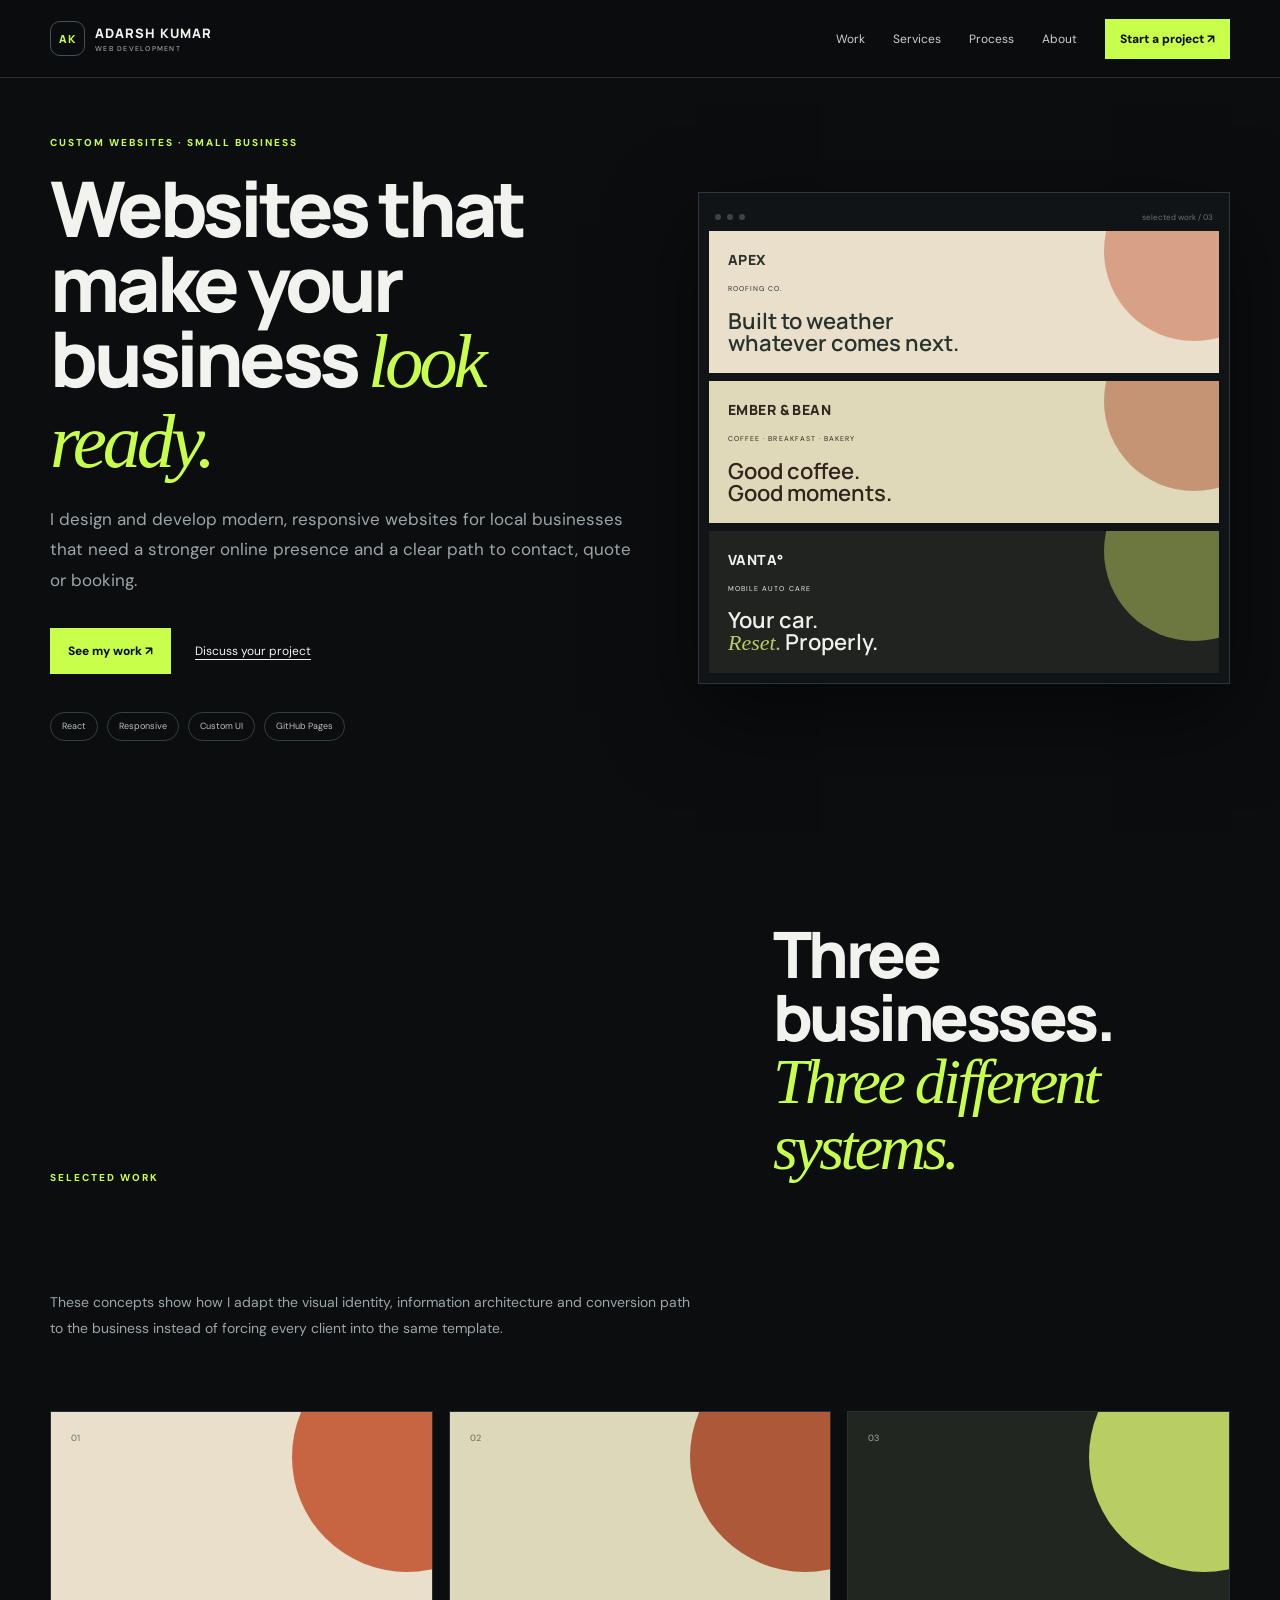
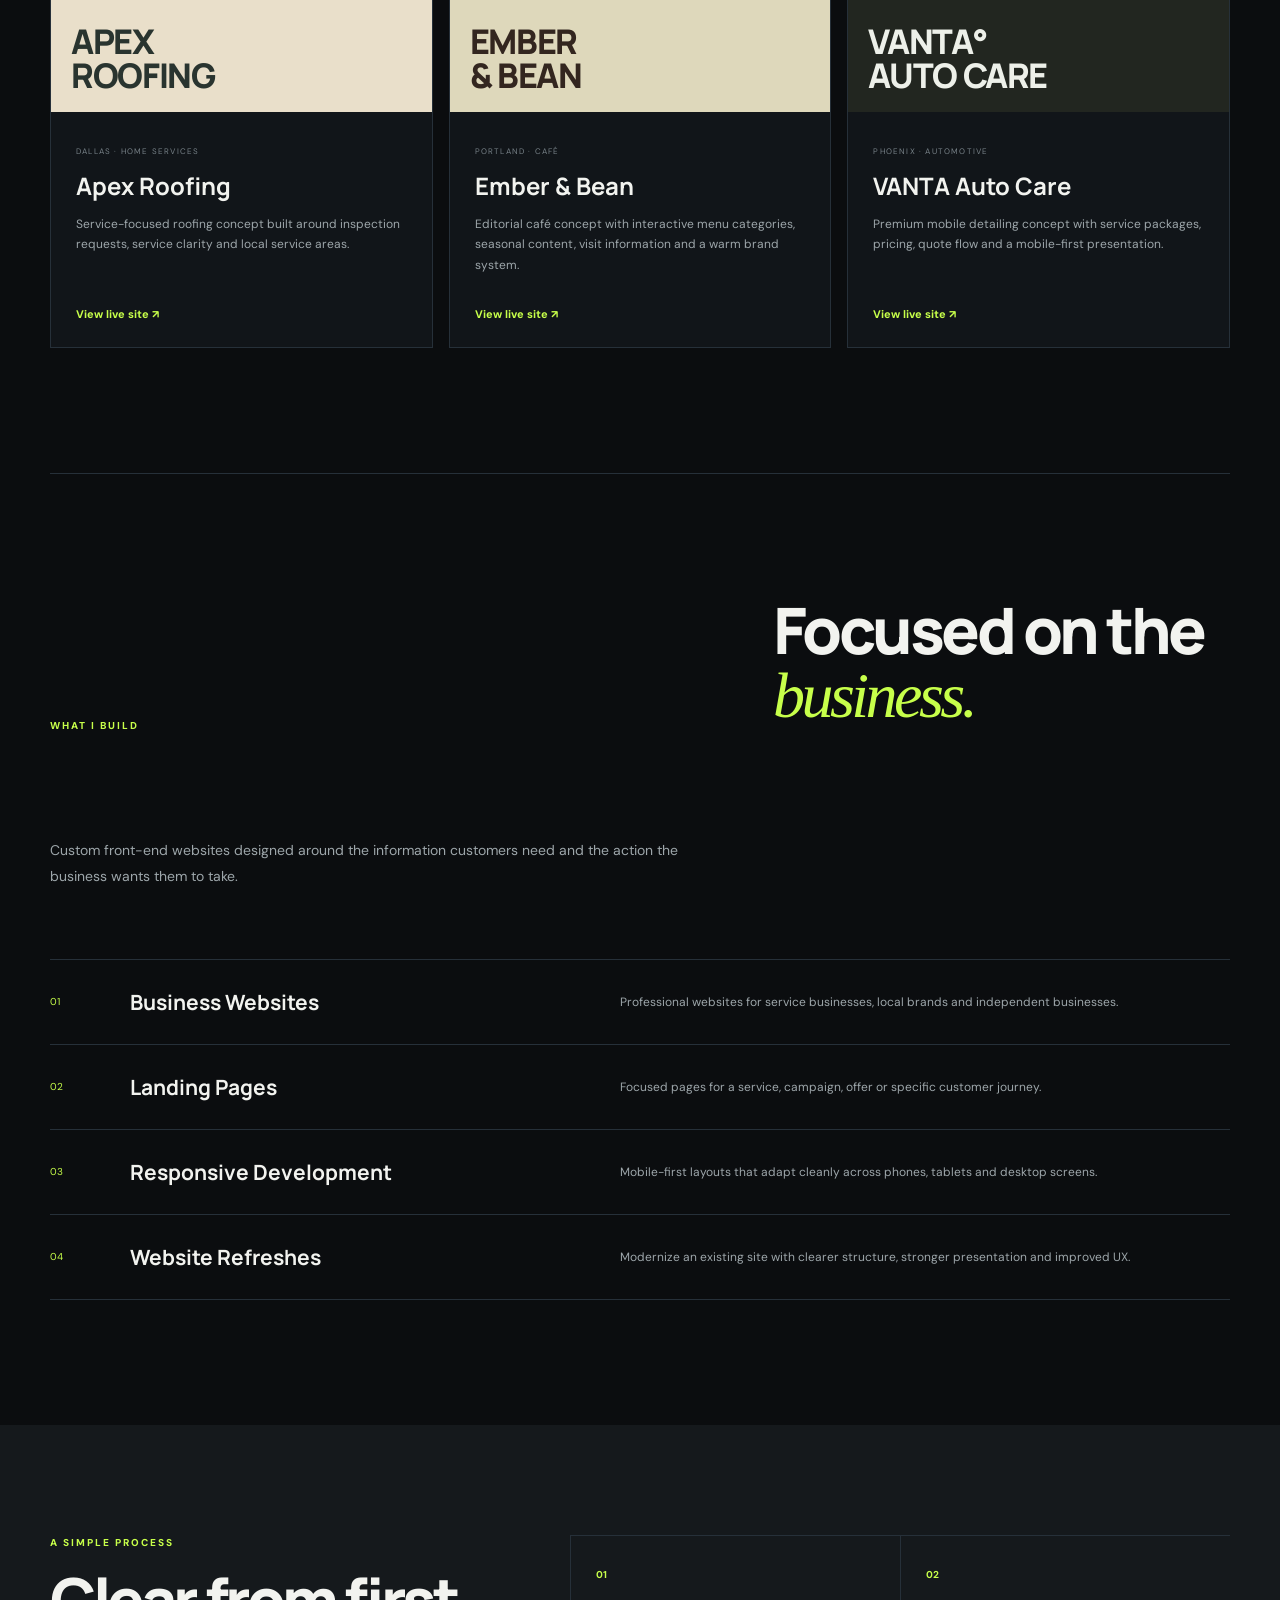
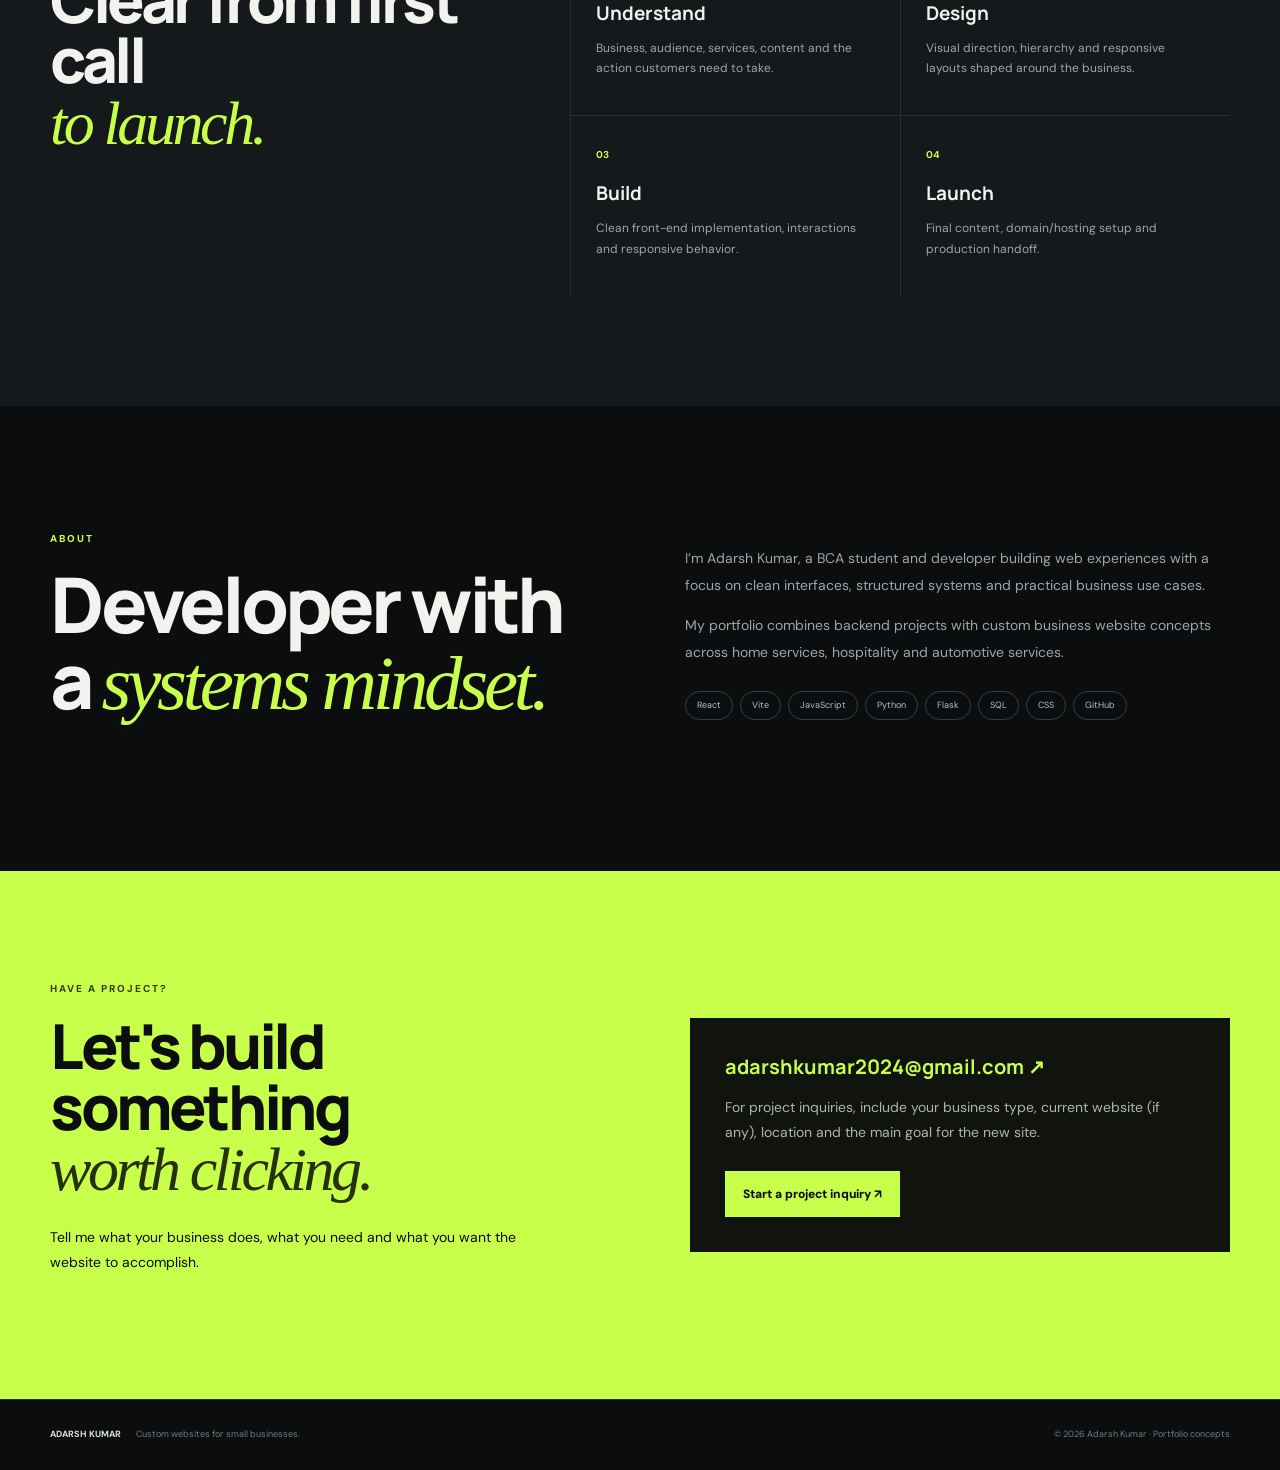
<file: index.html>
<!doctype html>
<html lang="en">
<head>
<meta charset="UTF-8">
<meta name="viewport" content="width=device-width,initial-scale=1.0">
<meta name="description" content="Adarsh Kumar — custom websites for service businesses, local brands and small businesses.">
<title>Adarsh Kumar — Custom Websites for Small Businesses</title>
<link rel="preconnect" href="https://fonts.googleapis.com">
<link rel="preconnect" href="https://fonts.gstatic.com" crossorigin>
<link href="https://fonts.googleapis.com/css2?family=DM+Sans:wght@400;500;600;700&family=Manrope:wght@500;600;700;800&display=swap" rel="stylesheet">
<link rel="stylesheet" href="static/style.css">
</head>
<body>
<header class="site-header">
  <a class="brand" href="#home"><span class="brand-mark">AK</span><span>ADARSH KUMAR<small>WEB DEVELOPMENT</small></span></a>
  <button class="menu-toggle" aria-label="Open menu">☰</button>
  <nav class="nav">
    <a href="#work">Work</a><a href="#services">Services</a><a href="#process">Process</a><a href="#about">About</a>
    <a class="nav-cta" href="#contact">Start a project ↗</a>
  </nav>
</header>

<main id="home">
<section class="hero">
  <div class="hero-copy">
    <p class="eyebrow">CUSTOM WEBSITES · SMALL BUSINESS</p>
    <h1>Websites that make your business <em>look ready.</em></h1>
    <p class="hero-lead">I design and develop modern, responsive websites for local businesses that need a stronger online presence and a clear path to contact, quote or booking.</p>
    <div class="hero-actions"><a class="button primary" href="#work">See my work ↗</a><a class="text-link" href="#contact">Discuss your project</a></div>
    <div class="proof-row"><span>React</span><span>Responsive</span><span>Custom UI</span><span>GitHub Pages</span></div>
  </div>
  <div class="hero-card">
    <div class="window-bar"><i></i><i></i><i></i><span>selected work / 03</span></div>
    <div class="mini-sites">
      <a href="https://adarshkumar-07.github.io/apex-roofing-demo/" target="_blank" rel="noopener" class="mini apex"><b>APEX</b><small>ROOFING CO.</small><strong>Built to weather<br>whatever comes next.</strong></a>
      <a href="https://adarshkumar-07.github.io/ember-bean-demo/" target="_blank" rel="noopener" class="mini ember"><b>EMBER & BEAN</b><small>COFFEE · BREAKFAST · BAKERY</small><strong>Good coffee.<br>Good moments.</strong></a>
      <a href="https://adarshkumar-07.github.io/vanta-auto-care-demo/" target="_blank" rel="noopener" class="mini vanta"><b>VANTA°</b><small>MOBILE AUTO CARE</small><strong>Your car.<br><em>Reset.</em> Properly.</strong></a>
    </div>
  </div>
</section>

<section id="work" class="section work">
  <div class="section-intro"><p class="eyebrow">SELECTED WORK</p><h2>Three businesses.<br><em>Three different systems.</em></h2><p>These concepts show how I adapt the visual identity, information architecture and conversion path to the business instead of forcing every client into the same template.</p></div>
  <div class="work-grid">
    <article class="work-card"><div class="project-art roofing"><span>01</span><b>APEX<br>ROOFING</b></div><div class="work-body"><div><small>DALLAS · HOME SERVICES</small><h3>Apex Roofing</h3><p>Service-focused roofing concept built around inspection requests, service clarity and local service areas.</p></div><a href="https://adarshkumar-07.github.io/apex-roofing-demo/" target="_blank" rel="noopener">View live site ↗</a></div></article>
    <article class="work-card"><div class="project-art cafe"><span>02</span><b>EMBER<br>& BEAN</b></div><div class="work-body"><div><small>PORTLAND · CAFÉ</small><h3>Ember & Bean</h3><p>Editorial café concept with interactive menu categories, seasonal content, visit information and a warm brand system.</p></div><a href="https://adarshkumar-07.github.io/ember-bean-demo/" target="_blank" rel="noopener">View live site ↗</a></div></article>
    <article class="work-card"><div class="project-art auto"><span>03</span><b>VANTA°<br>AUTO CARE</b></div><div class="work-body"><div><small>PHOENIX · AUTOMOTIVE</small><h3>VANTA Auto Care</h3><p>Premium mobile detailing concept with service packages, pricing, quote flow and a mobile-first presentation.</p></div><a href="https://adarshkumar-07.github.io/vanta-auto-care-demo/" target="_blank" rel="noopener">View live site ↗</a></div></article>
  </div>
</section>

<section id="services" class="section services">
  <div class="section-intro"><p class="eyebrow">WHAT I BUILD</p><h2>Focused on the <em>business.</em></h2><p>Custom front-end websites designed around the information customers need and the action the business wants them to take.</p></div>
  <div class="service-list">
    <div><span>01</span><h3>Business Websites</h3><p>Professional websites for service businesses, local brands and independent businesses.</p></div>
    <div><span>02</span><h3>Landing Pages</h3><p>Focused pages for a service, campaign, offer or specific customer journey.</p></div>
    <div><span>03</span><h3>Responsive Development</h3><p>Mobile-first layouts that adapt cleanly across phones, tablets and desktop screens.</p></div>
    <div><span>04</span><h3>Website Refreshes</h3><p>Modernize an existing site with clearer structure, stronger presentation and improved UX.</p></div>
  </div>
</section>

<section id="process" class="process">
  <div><p class="eyebrow">A SIMPLE PROCESS</p><h2>Clear from first call<br><em>to launch.</em></h2></div>
  <div class="steps">
    <div><b>01</b><h3>Understand</h3><p>Business, audience, services, content and the action customers need to take.</p></div>
    <div><b>02</b><h3>Design</h3><p>Visual direction, hierarchy and responsive layouts shaped around the business.</p></div>
    <div><b>03</b><h3>Build</h3><p>Clean front-end implementation, interactions and responsive behavior.</p></div>
    <div><b>04</b><h3>Launch</h3><p>Final content, domain/hosting setup and production handoff.</p></div>
  </div>
</section>

<section id="about" class="section about">
  <div><p class="eyebrow">ABOUT</p><h2>Developer with a <em>systems mindset.</em></h2></div>
  <div><p>I’m Adarsh Kumar, a BCA student and developer building web experiences with a focus on clean interfaces, structured systems and practical business use cases.</p><p>My portfolio combines backend projects with custom business website concepts across home services, hospitality and automotive services.</p><div class="tech"><span>React</span><span>Vite</span><span>JavaScript</span><span>Python</span><span>Flask</span><span>SQL</span><span>CSS</span><span>GitHub</span></div></div>
</section>

<section id="contact" class="contact">
  <div><p class="eyebrow">HAVE A PROJECT?</p><h2>Let's build something<br><em>worth clicking.</em></h2><p>Tell me what your business does, what you need and what you want the website to accomplish.</p></div>
  <div class="contact-card">
    <a href="mailto:adarshkumar2024@gmail.com" class="contact-email">adarshkumar2024@gmail.com ↗</a>
    <p>For project inquiries, include your business type, current website (if any), location and the main goal for the new site.</p>
    <a class="button light" href="mailto:adarshkumar2024@gmail.com?subject=Website%20Project%20Inquiry">Start a project inquiry ↗</a>
  </div>
</section>
</main>
<footer><div><b>ADARSH KUMAR</b><span>Custom websites for small businesses.</span></div><div>© 2026 Adarsh Kumar · Portfolio concepts</div></footer>
<script>
const toggle=document.querySelector('.menu-toggle'),nav=document.querySelector('.nav');
toggle?.addEventListener('click',()=>nav.classList.toggle('open'));
nav?.querySelectorAll('a').forEach(a=>a.addEventListener('click',()=>nav.classList.remove('open')));
</script>
</body>
</html>
</file>
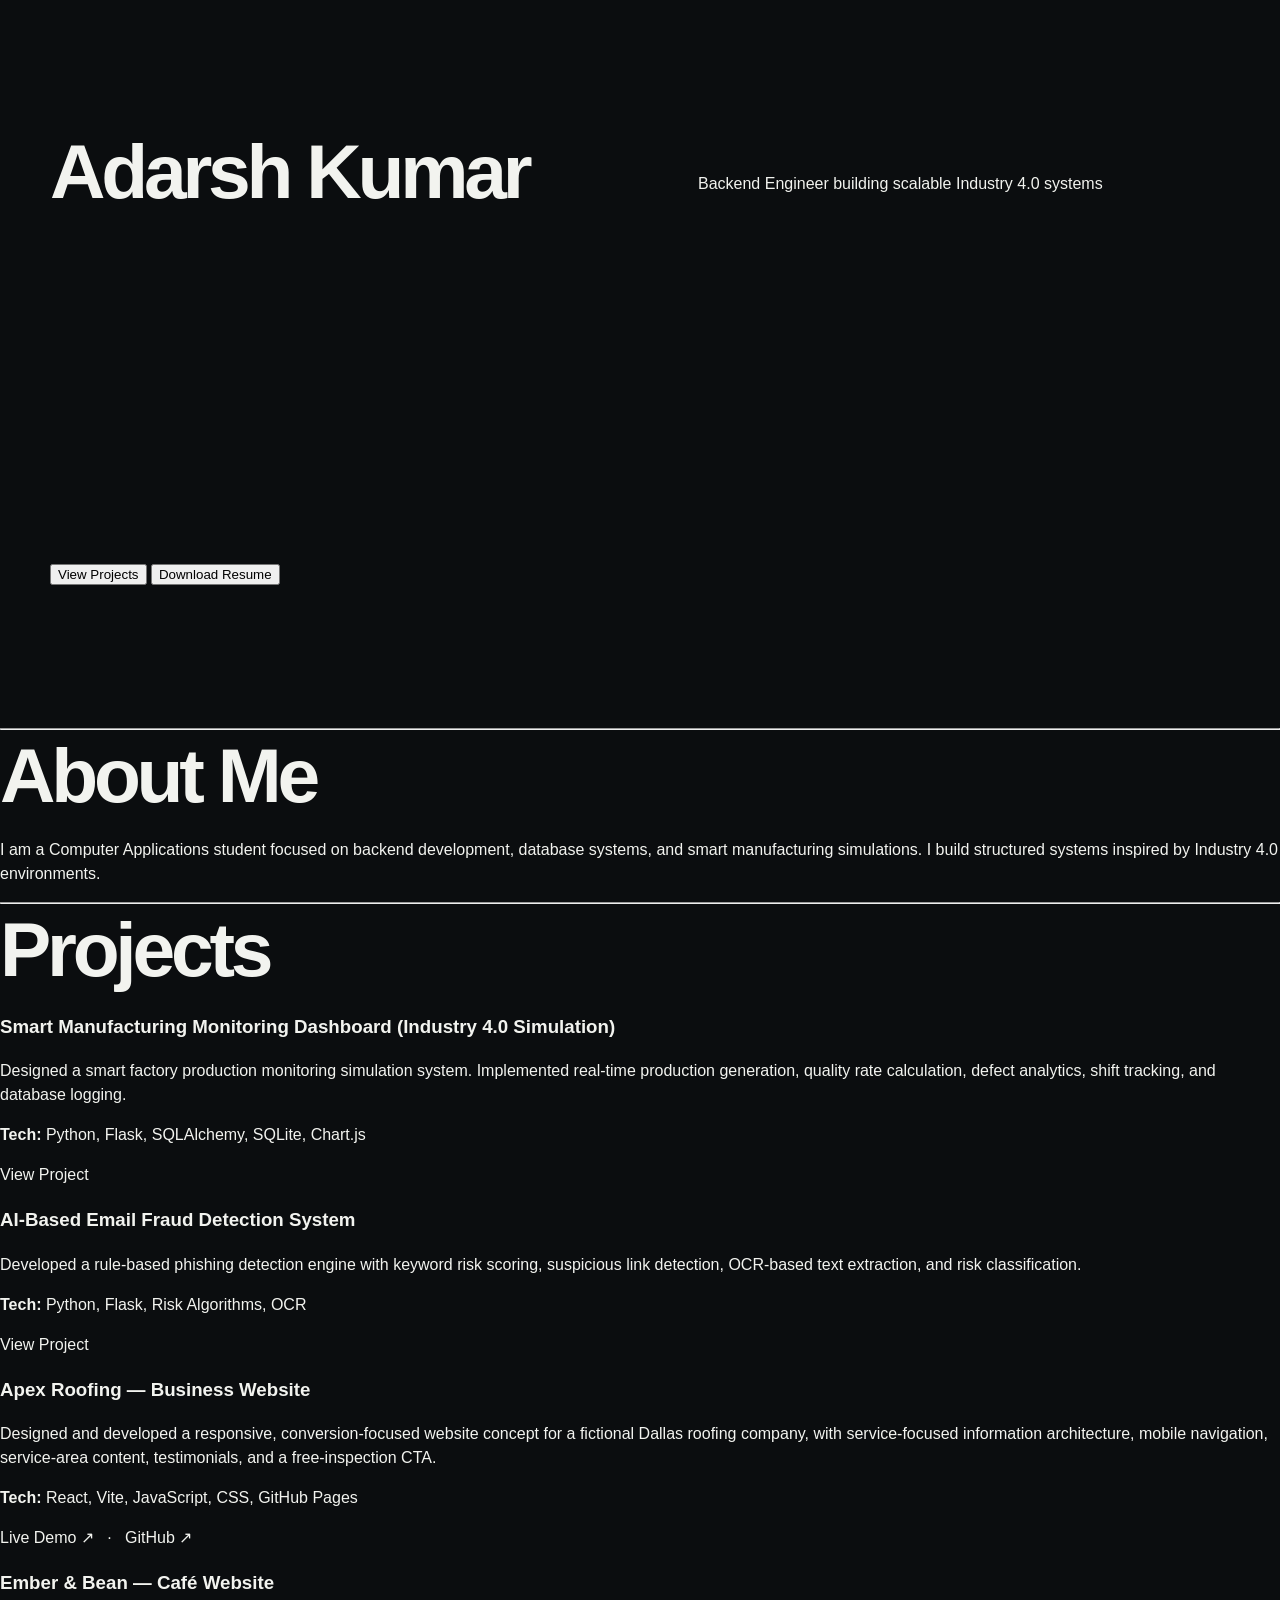
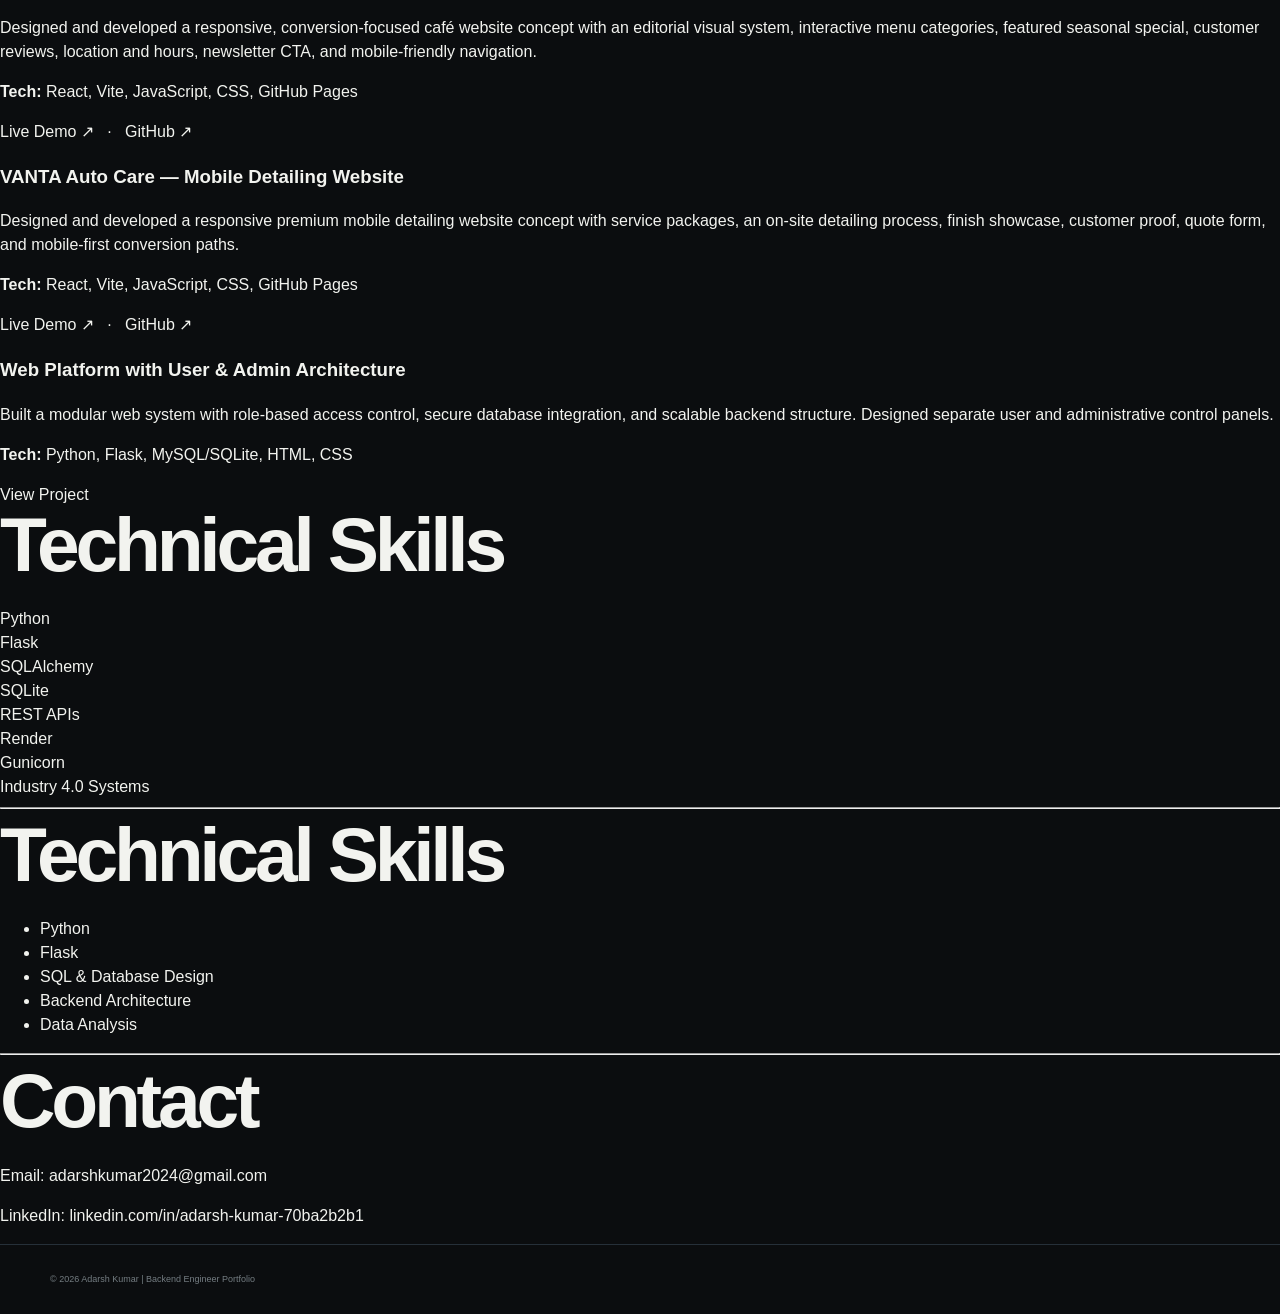
<file: templates/index.html>
<!DOCTYPE html>
<html>
<head>
    <title>Adarsh Kumar | Portfolio</title>
    <link href="https://fonts.googleapis.com/css2?family=Poppins:wght@400;600;700&display=swap" rel="stylesheet">
    <link rel="stylesheet" href="/static/style.css">
</head>
<body>
<div class="container">
<div class="hero">
    <h1 class="gradient-text">Adarsh Kumar</h1>
    <p class="subtitle">Backend Engineer building scalable Industry 4.0 systems</p>
    <div class="hero-buttons">
        <a href="#projects"><button class="btn-primary">View Projects</button></a>
        <a href="/static/Adarsh_Kumar_Resume.pdf" download><button class="btn-outline">Download Resume</button></a>
    </div>
</div>
<hr>
<h2>About Me</h2>
<p>I am a Computer Applications student focused on backend development, database systems, and smart manufacturing simulations. I build structured systems inspired by Industry 4.0 environments.</p>
<hr>
<h2 id="projects">Projects</h2>
<div class="card">
    <h3>Smart Manufacturing Monitoring Dashboard (Industry 4.0 Simulation)</h3>
    <p>Designed a smart factory production monitoring simulation system. Implemented real-time production generation, quality rate calculation, defect analytics, shift tracking, and database logging.</p>
    <p><strong>Tech:</strong> Python, Flask, SQLAlchemy, SQLite, Chart.js</p>
    <a href="https://github.com/blackdevil-01/smart-manufacturing-dashboard" target="_blank" rel="noopener">View Project</a>
</div>
<div class="card">
    <h3>AI-Based Email Fraud Detection System</h3>
    <p>Developed a rule-based phishing detection engine with keyword risk scoring, suspicious link detection, OCR-based text extraction, and risk classification.</p>
    <p><strong>Tech:</strong> Python, Flask, Risk Algorithms, OCR</p>
    <a href="https://github.com/Phishguardd/ai-based-email-fraud-detection" target="_blank" rel="noopener">View Project</a>
</div>
<div class="card">
    <h3>Apex Roofing — Business Website</h3>
    <p>Designed and developed a responsive, conversion-focused website concept for a fictional Dallas roofing company, with service-focused information architecture, mobile navigation, service-area content, testimonials, and a free-inspection CTA.</p>
    <p><strong>Tech:</strong> React, Vite, JavaScript, CSS, GitHub Pages</p>
    <p><a href="https://adarshkumar-07.github.io/apex-roofing-demo/" target="_blank" rel="noopener">Live Demo ↗</a> &nbsp;&nbsp;·&nbsp;&nbsp; <a href="https://github.com/Adarshkumar-07/apex-roofing-demo" target="_blank" rel="noopener">GitHub ↗</a></p>
</div>
<div class="card">
    <h3>Ember & Bean — Café Website</h3>
    <p>Designed and developed a responsive, conversion-focused café website concept with an editorial visual system, interactive menu categories, featured seasonal special, customer reviews, location and hours, newsletter CTA, and mobile-friendly navigation.</p>
    <p><strong>Tech:</strong> React, Vite, JavaScript, CSS, GitHub Pages</p>
    <p><a href="https://adarshkumar-07.github.io/ember-bean-demo/" target="_blank" rel="noopener">Live Demo ↗</a> &nbsp;&nbsp;·&nbsp;&nbsp; <a href="https://github.com/Adarshkumar-07/ember-bean-demo" target="_blank" rel="noopener">GitHub ↗</a></p>
</div>
<div class="card">
    <h3>VANTA Auto Care — Mobile Detailing Website</h3>
    <p>Designed and developed a responsive premium mobile detailing website concept with service packages, an on-site detailing process, finish showcase, customer proof, quote form, and mobile-first conversion paths.</p>
    <p><strong>Tech:</strong> React, Vite, JavaScript, CSS, GitHub Pages</p>
    <p><a href="https://adarshkumar-07.github.io/vanta-auto-care-demo/" target="_blank" rel="noopener">Live Demo ↗</a> &nbsp;&nbsp;·&nbsp;&nbsp; <a href="https://github.com/Adarshkumar-07/vanta-auto-care-demo" target="_blank" rel="noopener">GitHub ↗</a></p>
</div>
<div class="card">
    <h3>Web Platform with User & Admin Architecture</h3>
    <p>Built a modular web system with role-based access control, secure database integration, and scalable backend structure. Designed separate user and administrative control panels.</p>
    <p><strong>Tech:</strong> Python, Flask, MySQL/SQLite, HTML, CSS</p>
    <a href="https://github.com/blackdevil-01/dark-studio" target="_blank" rel="noopener">View Project</a>
</div>
<h2>Technical Skills</h2>
<div class="skills-grid">
    <div class="skill-badge">Python</div><div class="skill-badge">Flask</div><div class="skill-badge">SQLAlchemy</div><div class="skill-badge">SQLite</div><div class="skill-badge">REST APIs</div><div class="skill-badge">Render</div><div class="skill-badge">Gunicorn</div><div class="skill-badge">Industry 4.0 Systems</div>
</div>
<hr>
<h2>Technical Skills</h2>
<ul><li>Python</li><li>Flask</li><li>SQL & Database Design</li><li>Backend Architecture</li><li>Data Analysis</li></ul>
<hr>
<h2>Contact</h2>
<p>Email: adarshkumar2024@gmail.com</p>
<p>LinkedIn: linkedin.com/in/adarsh-kumar-70ba2b2b1</p>
<footer>© 2026 Adarsh Kumar | Backend Engineer Portfolio</footer>
</div>
</body>
</html>
</file>
<file: static/style.css>
:root{--bg:#0b0d0f;--panel:#111519;--line:#263039;--text:#f2f3ef;--muted:#9da6aa;--accent:#c7ff4a;--warm:#d9a66a;--blue:#8ecbff;font-family:"DM Sans",sans-serif}*{box-sizing:border-box;scroll-behavior:smooth}body{margin:0;background:var(--bg);color:var(--text);line-height:1.5}a{color:inherit;text-decoration:none}.site-header{height:78px;position:sticky;top:0;z-index:20;display:flex;align-items:center;justify-content:space-between;padding:0 max(24px,calc((100% - 1180px)/2));background:rgba(11,13,15,.9);backdrop-filter:blur(18px);border-bottom:1px solid var(--line)}.brand{display:flex;align-items:center;gap:10px;font:800 13px Manrope,sans-serif;letter-spacing:.08em}.brand small{display:block;color:var(--muted);font:500 7px "DM Sans";letter-spacing:.18em;margin-top:2px}.brand-mark{display:grid;place-items:center;width:35px;height:35px;border:1px solid #45515a;border-radius:10px;color:var(--accent);font-size:11px}.nav{display:flex;gap:28px;align-items:center}.nav>a{font-size:12px;color:#cbd1d2}.nav-cta{padding:11px 15px;background:var(--accent);color:#0b0d0f!important;font-weight:800}.menu-toggle{display:none;background:none;border:0;color:var(--text);font-size:24px}.hero{width:min(1180px,calc(100% - 48px));margin:auto;min-height:720px;display:grid;grid-template-columns:1.05fr .95fr;gap:60px;align-items:center}.eyebrow{font-size:10px;font-weight:800;letter-spacing:.2em;color:var(--accent);margin:0 0 20px}.hero h1,h2{font:800 clamp(46px,6vw,78px)/.98 Manrope,sans-serif;letter-spacing:-.055em;margin:0 0 25px}.hero h1 em,h2 em{font-family:Georgia,serif;font-weight:400;color:var(--accent)}.hero-lead{max-width:590px;color:var(--muted);font-size:17px;line-height:1.8}.hero-actions{display:flex;align-items:center;gap:24px;margin:32px 0}.button{display:inline-block;padding:14px 18px;font-size:12px;font-weight:800}.primary{background:var(--accent);color:#0b0d0f}.text-link{text-decoration:underline;text-underline-offset:4px;font-size:12px}.proof-row{display:flex;flex-wrap:wrap;gap:9px;margin-top:38px}.proof-row span,.tech span{border:1px solid #344047;border-radius:99px;padding:7px 11px;font-size:9px;color:#b8c0c2}.hero-card{background:#101417;border:1px solid #2c363c;padding:10px;box-shadow:0 30px 80px #0008}.window-bar{height:28px;display:flex;align-items:center;gap:6px;padding:0 6px;color:#697277;font-size:8px}.window-bar i{width:6px;height:6px;border-radius:50%;background:#3a4449}.window-bar span{margin-left:auto}.mini-sites{display:grid;gap:8px}.mini{height:142px;padding:19px;display:flex;flex-direction:column;justify-content:space-between;overflow:hidden;position:relative}.mini:after{content:"";position:absolute;width:180px;height:180px;border-radius:50%;right:-65px;top:-70px;opacity:.5}.mini b{font:800 14px Manrope;letter-spacing:.03em;z-index:1}.mini small{font-size:7px;letter-spacing:.15em;z-index:1}.mini strong{font:600 22px/1 Manrope;z-index:1}.mini.apex{background:#e9dfca;color:#28332e}.mini.apex:after{background:#c76543}.mini.ember{background:#dfd8b9;color:#31251e}.mini.ember:after{background:#a95232}.mini.vanta{background:#20231f;color:#eef0e9}.mini.vanta:after{background:#b9ce62}.mini em{font-family:Georgia,serif;color:#b9ce62;font-weight:400}.section{width:min(1180px,calc(100% - 48px));margin:auto;padding:125px 0}.section-intro{display:grid;grid-template-columns:1fr .7fr;gap:70px;align-items:end;margin-bottom:55px}.section-intro h2{font-size:clamp(42px,5vw,64px)}.section-intro>p:last-child{color:var(--muted);font-size:14px;line-height:1.9}.work-grid{display:grid;grid-template-columns:repeat(3,1fr);gap:16px}.work-card{background:var(--panel);border:1px solid var(--line);transition:.3s;overflow:hidden}.work-card:hover{transform:translateY(-7px);border-color:#4a575e}.project-art{height:300px;padding:20px;display:flex;flex-direction:column;justify-content:space-between;position:relative;overflow:hidden}.project-art span{font-size:9px;opacity:.65}.project-art b{font:800 34px/1 Manrope;letter-spacing:-.04em}.project-art:after{content:"";position:absolute;width:230px;height:230px;border-radius:50%;right:-90px;top:-70px}.roofing{background:#e9dfca;color:#29342f}.roofing:after{background:#c76543}.cafe{background:#ded8bb;color:#33261f}.cafe:after{background:#ad5838}.auto{background:#222620;color:#edf0e9}.auto:after{background:#b9ce62}.work-body{padding:25px;min-height:235px;display:flex;flex-direction:column;justify-content:space-between}.work-body small{font-size:8px;letter-spacing:.15em;color:#778187}.work-body h3{font:700 24px Manrope;margin:8px 0}.work-body p{font-size:12px;color:var(--muted);line-height:1.7}.work-body>a{font-size:11px;font-weight:800;color:var(--accent)}.services{border-top:1px solid var(--line)}.service-list{border-top:1px solid var(--line)}.service-list>div{display:grid;grid-template-columns:60px 1fr 1.3fr;gap:20px;padding:28px 0;border-bottom:1px solid var(--line);align-items:center}.service-list span{color:var(--accent);font-size:10px}.service-list h3{font:700 21px Manrope;margin:0}.service-list p{margin:0;color:var(--muted);font-size:12px}.process{background:#15191c;padding:110px max(24px,calc((100% - 1180px)/2));display:grid;grid-template-columns:.8fr 1.2fr;gap:80px}.process h2{font-size:clamp(42px,5vw,62px)}.steps{display:grid;grid-template-columns:1fr 1fr}.steps>div{padding:25px;border-left:1px solid var(--line);border-top:1px solid var(--line)}.steps b{color:var(--accent);font-size:10px}.steps h3{font:700 19px Manrope;margin:15px 0 7px}.steps p{font-size:12px;color:var(--muted);line-height:1.7}.about{display:grid;grid-template-columns:1fr 1fr;gap:90px}.about>div:last-child>p{color:var(--muted);font-size:14px;line-height:1.9}.tech{display:flex;flex-wrap:wrap;gap:7px;margin-top:25px}.contact{padding:110px max(24px,calc((100% - 1180px)/2));background:var(--accent);color:#0b0d0f;display:grid;grid-template-columns:1fr 1fr;gap:100px}.contact .eyebrow{color:#34410f}.contact h2{font-size:clamp(42px,5vw,62px)}.contact h2 em{color:#26300c}.contact>div>p:not(.eyebrow){max-width:470px;font-size:14px;line-height:1.8}.contact-card{background:#10130e;color:#eef1e8;padding:35px;align-self:center}.contact-email{font:700 20px Manrope;color:var(--accent);word-break:break-word}.contact-card p{font-size:12px;color:#aeb6ad;line-height:1.8}.light{background:var(--accent);color:#0b0d0f;margin-top:12px}footer{padding:28px max(24px,calc((100% - 1180px)/2));display:flex;justify-content:space-between;gap:30px;color:#747d82;font-size:9px;border-top:1px solid var(--line)}footer b{color:#dce1e1;margin-right:15px}footer span{color:#747d82}@media(max-width:850px){.nav{display:none;position:absolute;top:78px;left:0;right:0;padding:15px 24px 22px;background:#0d1012;border-bottom:1px solid var(--line);flex-direction:column;align-items:stretch}.nav.open{display:flex}.nav a{padding:10px}.menu-toggle{display:block}.hero{grid-template-columns:1fr;min-height:auto;padding:85px 0}.hero-card{order:-1}.section-intro,.about,.contact,.process{grid-template-columns:1fr}.section-intro{gap:25px}.work-grid{grid-template-columns:1fr}.process{gap:45px}.about{gap:35px}.contact{gap:35px}}@media(max-width:560px){.site-header{height:68px}.hero{width:calc(100% - 32px);padding:65px 0}.hero h1{font-size:48px}.hero-lead{font-size:15px}.hero-actions{align-items:flex-start;flex-direction:column;gap:18px}.proof-row{gap:6px}.proof-row span{font-size:8px}.hero-card{padding:7px}.mini{height:118px}.mini strong{font-size:18px}.section{width:calc(100% - 32px);padding:85px 0}.section-intro{margin-bottom:38px}.section-intro h2{font-size:43px}.project-art{height:250px}.work-body{min-height:210px}.service-list>div{grid-template-columns:35px 1fr;gap:10px}.service-list p{grid-column:2}.process{padding:85px 24px}.steps{grid-template-columns:1fr}.about{padding-top:85px}.contact{padding:85px 24px}footer{flex-direction:column;gap:12px}}
</file>
